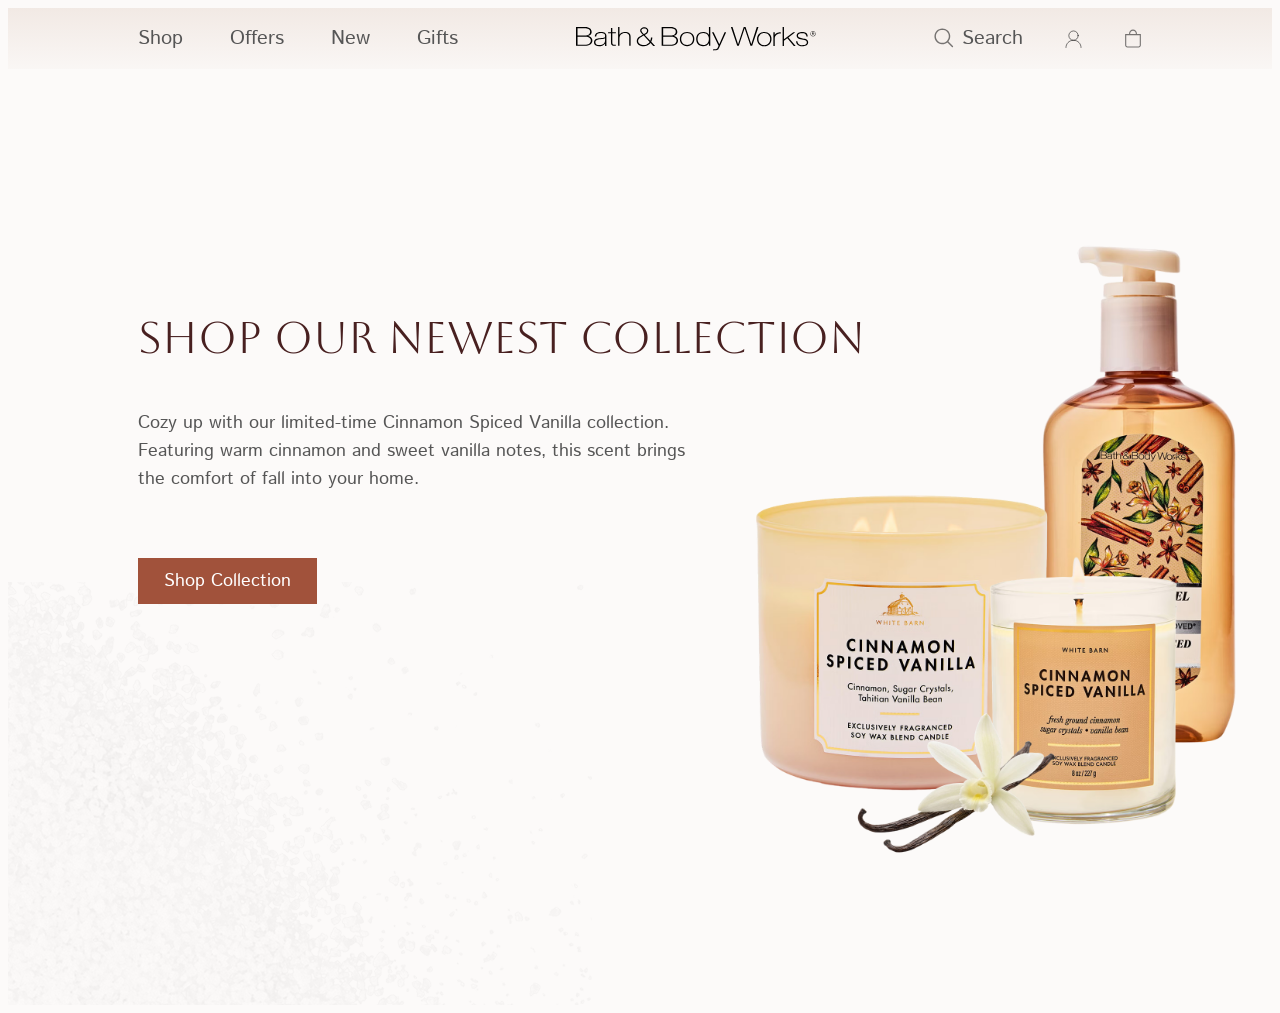
<file: index.html>
<!DOCTYPE html>
<html lang="en">

<head>
    <meta charset="UTF-8">
    <meta name="viewport" content="width=device-width, initial-scale=1.0">
    <title>Bath & Body Works</title>

    <link rel="preconnect" href="https://fonts.googleapis.com">
<link rel="preconnect" href="https://fonts.gstatic.com" crossorigin>
<link href="https://fonts.googleapis.com/css2?family=Aboreto&amp;family=Istok+Web:wght@400;700&amp;display=swap" rel="stylesheet">

    <link rel="stylesheet" href="styles.css">
    <script src="script.js" defer></script>

</head>

<body>
    <header>
        <nav>
            <ul>
                <li>Shop</li>
                <li>Offers</li>
                <li>New</li>
                <li>Gifts</li>
            </ul>

            <img src="images/bbw-logo-black 1.svg" alt="Bath & Body Works logo">

            <div class="nav-icons">
                <div class="search">
                    <img src="images/codicon_search.svg" alt="">
                    <span>Search</span>
                </div>

                <img src="images/charm_person.svg" alt="Account">
                <img src="images/bi_bag.svg" alt="Shopping bag">

            </div>
        </nav>
    </header>

    <main>
        <section class="hero">
            <div class="hero-content">
            <h1>Shop Our Newest Collection</h1>
            <p>Cozy up with our limited-time Cinnamon Spiced Vanilla collection. Featuring warm cinnamon and sweet vanilla notes, this scent brings the comfort of fall into your home.</p>
            <button type="button">Shop Collection</button>
        </div>
            <img src="images/products.png" alt="">

        </section>

    </main>
        <div class="modal" id="modal"> 
          <div class="modal-header">
            <h2 class="title">Get 20% off our Newest Collection 
            </h2>
            <button type="button" data-close-button class="close-button" aria-label="Close popup">
                <img src="images/ci_close-lg.svg" alt="">
            </button>
    
          </div>
          <div class="modal-body"> 
            <p>Fall in love with our newest Cinnamon <br> Spiced Vanilla collection. Enjoy 20% off <br> for a limited time.</p>
            <button type="button">Shop &amp; Save 20%</button>
          </div>
        </div>
        <div id="overlay"> </div>
      
</body>


</html>
</file>
<file: styles.css>
:root {
    --background: #E8DAD11C;
    --heading: #482020;
    --button: #A1523B;
    --nav-text: #565656;
}

*,
*::after,
*::before {
  box-sizing: border-box;
}

body{
    background-color: var(--background);
    font-family: 'Istok Web', sans-serif;
}

button{
    background-color: var(--button);
    padding-left: 26px;
    padding-right: 26px;
    padding-top: 10px;
    padding-bottom: 10px;
    border: none;
    font-family: 'Istok Web', sans-serif;
    color: #ffffff;
    font-size: 18px;
}

button:not(.close-button):hover {
    color: #482020;
    border: 1px solid #482020;
    background-color: #DFBAA775;
}

.close-button {
    background: transparent;
    border: none;
    width: 24px;
    height: 24px;
    color: #000000;
    position: absolute;
    padding: 0;
    top: 24px;
    right: 24px;
}

h1{
    font-size: 44px;
    color: var(--heading);
    font-family: 'Aboreto';
    margin-bottom: 28px;
    font-weight: 400;
}

.hero {
    position: relative;
    height: 936px;
    background-image: url("images/sugar.png");
    background-repeat: no-repeat;
    background-position: left bottom;
    background-size: 584px 423px;
}

.hero-content {
    width: 762px;
    display: flex;
    flex-direction: column;
    align-items: flex-start;
    margin-left: 130px;
    position: absolute;
    top: 206px;
}

.hero img {
    width: 663px;
    position: absolute;
    top: 71px;
    left: 665px;
    animation: fadeIn 2s ease-in-out;

}

.hero p {
    font-size: 18px;
    font-family: 'Istok Web', sans-serif;
    line-height: 28px;
    font-weight: 400;
    color: #565656;
    width: 579px;
    margin-bottom: 65px;
}

.modal {
  position: fixed;
  top: 50%;
  left:50%;
  transform: translate(-50%, -50%) scale(0);
  transition: 200ms ease-in-out;
  border-radius: 0px;
  z-index: 10;
  background-color: white;
  background-image: url("images/popup-background.png");
  background-size: cover;
  background-position: center;
  background-repeat: no-repeat;
  width: 980px;
  height: 647px;

}

.modal.active{
  transform: translate(-50%, -50%) scale(1);
}

.modal-body{
    width: 388px;
    position: absolute;
    left: 51px;
    top: 264px;
}

.modal-body p{
    font-size: 18px;
    font-family: 'Istok Web', sans-serif;
    color: #565656;
    line-height: 28px;
    margin-bottom: 78px;

}

.modal-header{
  padding: 10px 15px;
  display: flex;
  justify-content: space-between;
  left: 51px;
}

.modal-header .title {
    font-family: 'Aboreto';
    color: var(--heading);
    font-size: 36px;
    width: 439px;
    top: 144px;
    left: 51px;
    position: absolute;
    font-weight: 400;
}

nav{
    display: flex;
    align-items: center;
    justify-content: space-between;
    padding-left: 90px;
    background: linear-gradient(
    to bottom,
    rgba(232, 218, 209, 0.52) 0%,
    rgba(232, 218, 209, 0.11) 100%
);
}

.nav-icons{
    display: flex;
    justify-content: space-between;
    width: 209px;
    margin-right: 130px;
}

nav > img {
    width: 240px;
}

  nav li {
    font-size: 20px;
    font-family: 'Istok Web';
    font-weight: 400;
    color: var(--nav-text);
  }
  
  nav ul{
    display: flex;
    list-style: none;
    width: 360px;
    font-weight: 400;
    justify-content: space-between;
  }

  #overlay {
    position: fixed;
    top: 0;
    left: 0;
    right: 0;
    bottom: 0;
    background-color: rgba(183, 183, 183, 0.59);
    z-index: 5;
    opacity: 0;
    pointer-events: none;
}

#overlay.active {
    opacity: 1;
    pointer-events: all;
}

.search {
    display: flex;
    align-items: center;
    gap: 6px;
}

.search span {
    font-family: 'Istok Web', sans-serif;
    font-size: 20px;
    font-weight: 400;
    color: var(--nav-text);
}

  @keyframes fadeIn {
    from {
        opacity: 0;
    }

    to {
        opacity: 1;
    }
}
</file>
